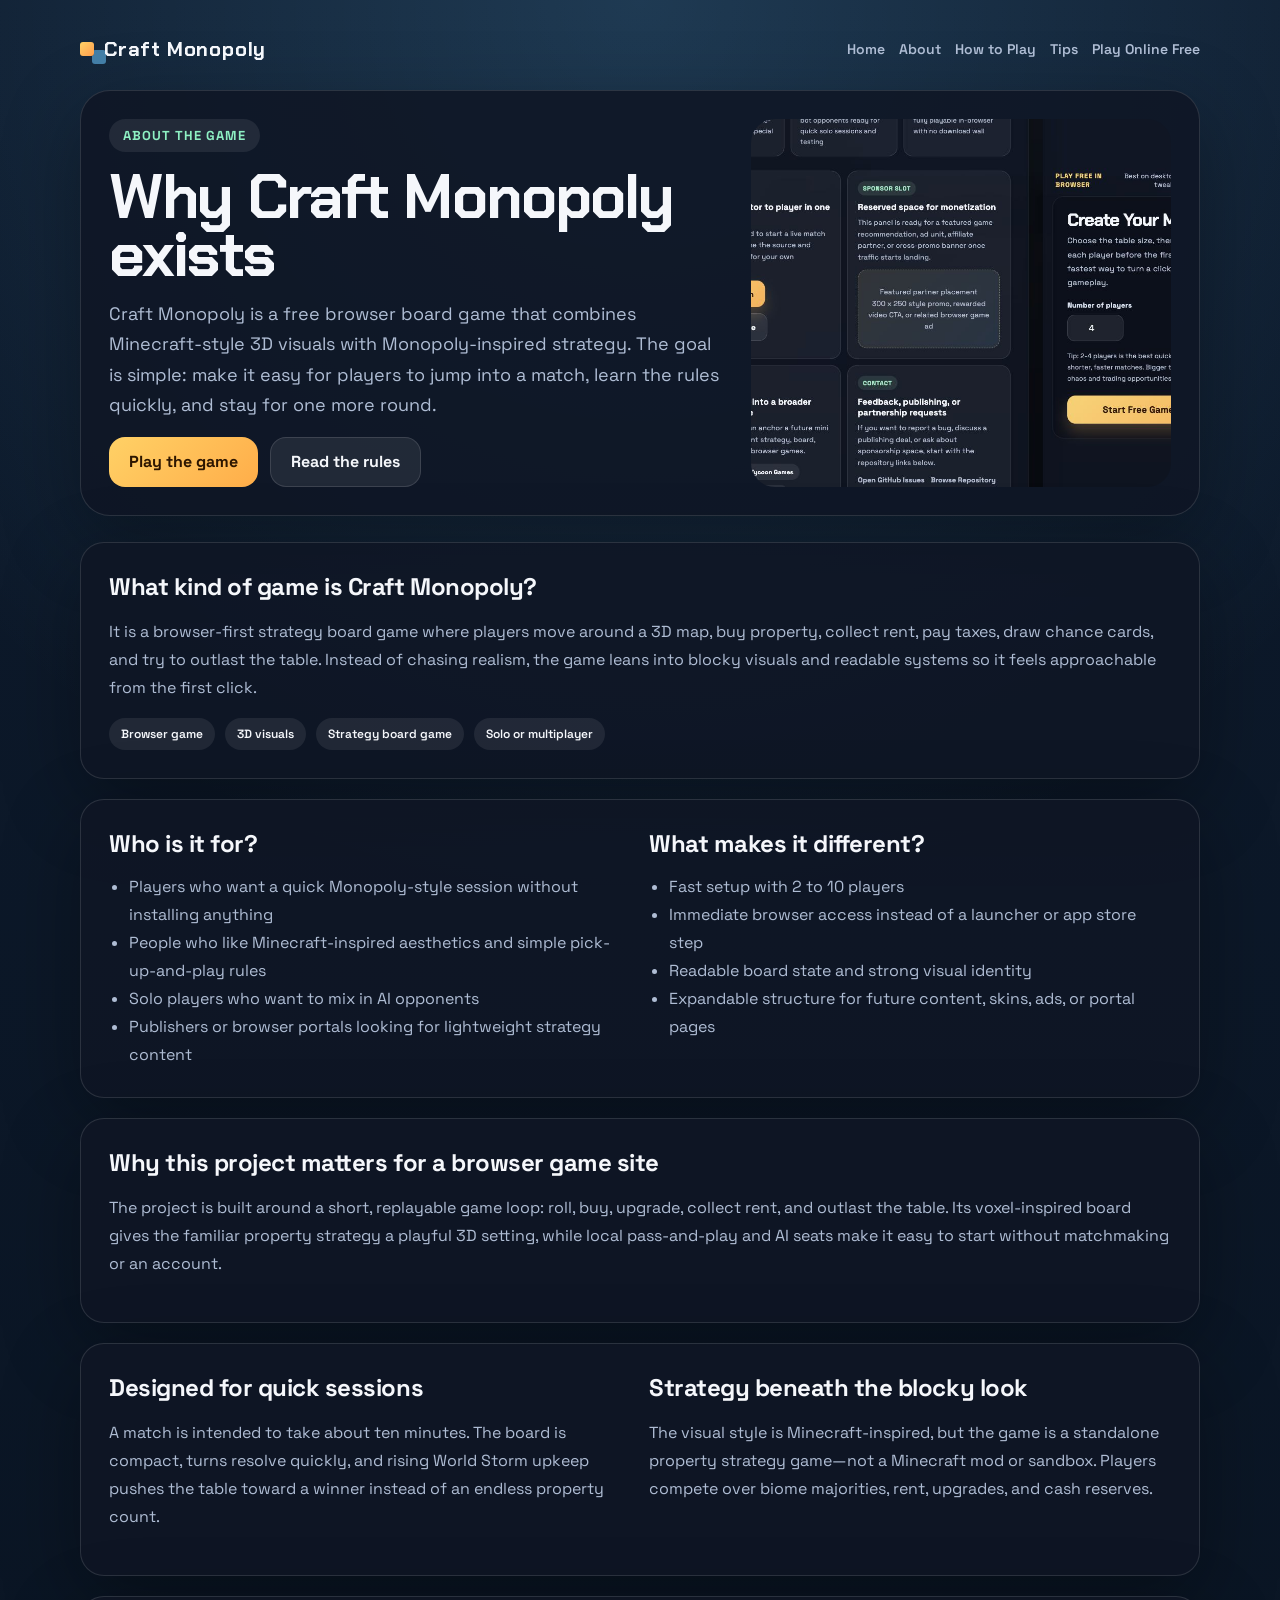
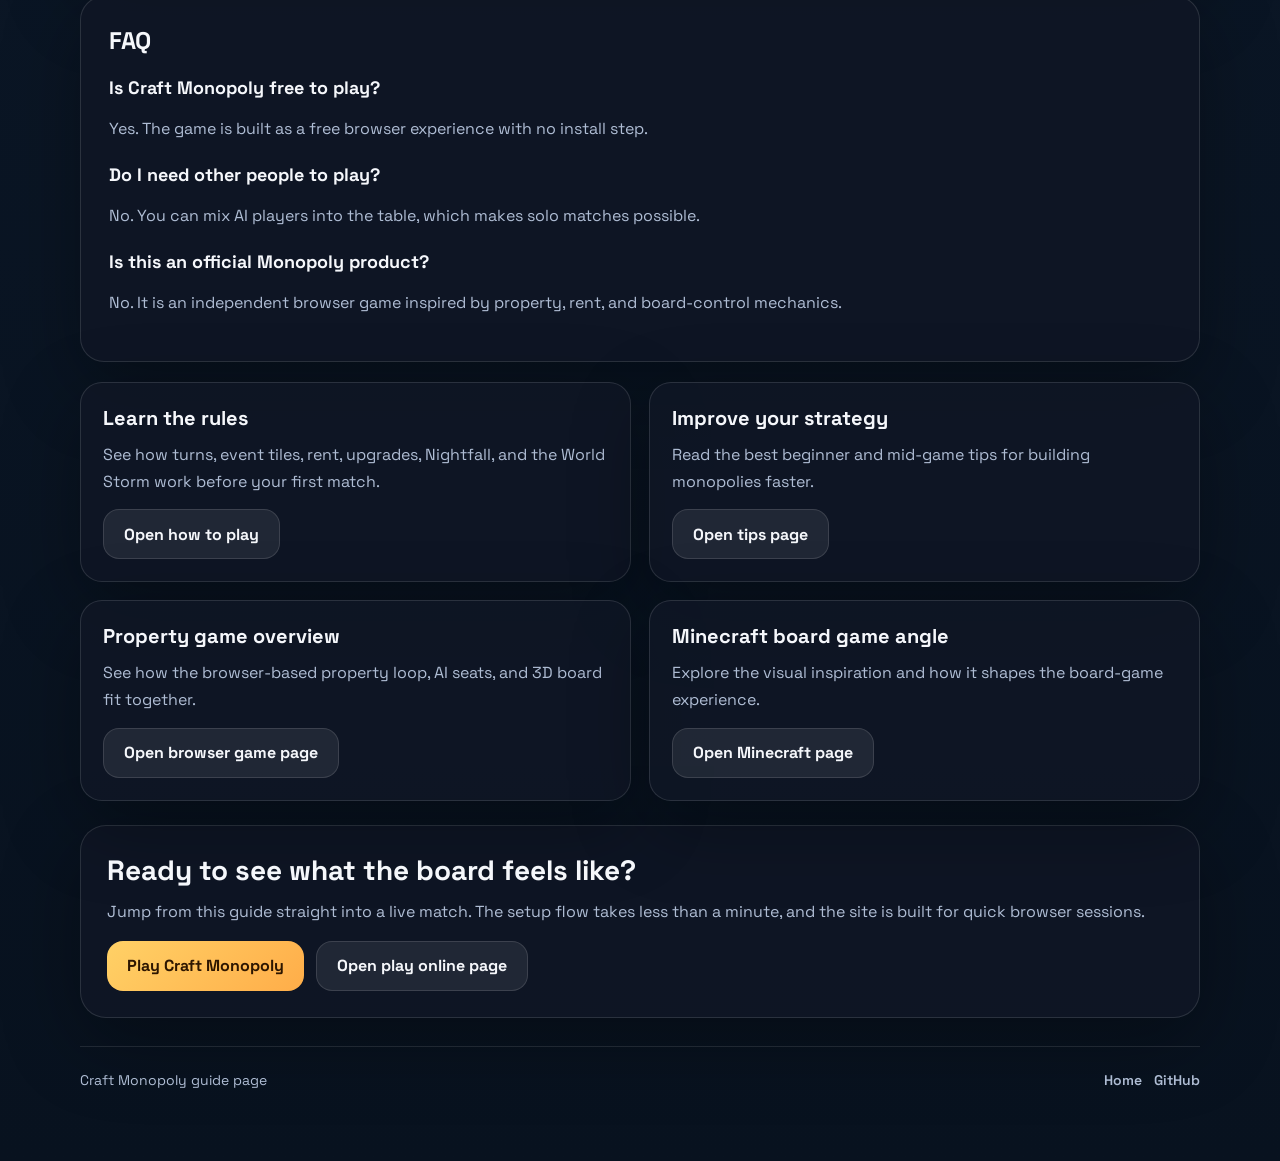
<file: about.html>
<!DOCTYPE html>
<html lang="en">
<head>
    <meta charset="UTF-8">
    <meta name="viewport" content="width=device-width, initial-scale=1.0">
    <title>About Craft Monopoly | Minecraft-Style Browser Board Game</title>
    <meta name="description" content="Learn what Craft Monopoly is, who it is for, and why this Minecraft-style browser board game was built for fast online strategy matches.">
    <link rel="canonical" href="https://craftmonopoly.com/about.html">
    <meta name="robots" content="index, follow">
    <meta property="og:title" content="About Craft Monopoly">
    <meta property="og:description" content="A quick guide to the idea behind Craft Monopoly and the kind of players it was built for.">
    <meta property="og:type" content="article">
    <meta property="og:url" content="https://craftmonopoly.com/about.html">
    <meta property="og:image" content="https://craftmonopoly.com/media/craftmonopoly-landing.png">
    <link rel="preconnect" href="https://fonts.googleapis.com">
    <link rel="preconnect" href="https://fonts.gstatic.com" crossorigin>
    <link href="https://fonts.googleapis.com/css2?family=Space+Grotesk:wght@400;500;700&family=Chakra+Petch:wght@500;600;700&display=swap" rel="stylesheet">
    <link rel="stylesheet" href="content.css">
</head>
<body>
    <div class="page-shell">
        <nav class="top-nav" aria-label="Primary">
            <a class="brand-mark" href="index.html">
                <span class="brand-cube" aria-hidden="true"></span>
                <span>Craft Monopoly</span>
            </a>
            <div class="nav-links">
                <a class="nav-link" href="index.html">Home</a>
                <a class="nav-link" href="about.html">About</a>
                <a class="nav-link" href="how-to-play.html">How to Play</a>
                <a class="nav-link" href="tips-and-strategy.html">Tips</a>
                <a class="nav-link" href="play-online-free.html">Play Online Free</a>
            </div>
        </nav>

        <section class="hero-card">
            <div>
                <div class="eyebrow">About The Game</div>
                <h1>Why Craft Monopoly exists</h1>
                <p>Craft Monopoly is a free browser board game that combines Minecraft-style 3D visuals with Monopoly-inspired strategy. The goal is simple: make it easy for players to jump into a match, learn the rules quickly, and stay for one more round.</p>
                <div class="cta-row">
                    <a class="cta-button" href="index.html#playerCount">Play the game</a>
                    <a class="secondary-button" href="how-to-play.html">Read the rules</a>
                </div>
            </div>
            <div class="hero-image">
                <img src="media/craftmonopoly-landing.png" alt="Craft Monopoly landing page and setup card">
            </div>
        </section>

        <div class="content-grid">
            <section class="content-card">
                <h2>What kind of game is Craft Monopoly?</h2>
                <p>It is a browser-first strategy board game where players move around a 3D map, buy property, collect rent, pay taxes, draw chance cards, and try to outlast the table. Instead of chasing realism, the game leans into blocky visuals and readable systems so it feels approachable from the first click.</p>
                <div class="bullet-pills">
                    <span>Browser game</span>
                    <span>3D visuals</span>
                    <span>Strategy board game</span>
                    <span>Solo or multiplayer</span>
                </div>
            </section>

            <section class="content-card split-grid">
                <div>
                    <h2>Who is it for?</h2>
                    <ul>
                        <li>Players who want a quick Monopoly-style session without installing anything</li>
                        <li>People who like Minecraft-inspired aesthetics and simple pick-up-and-play rules</li>
                        <li>Solo players who want to mix in AI opponents</li>
                        <li>Publishers or browser portals looking for lightweight strategy content</li>
                    </ul>
                </div>
                <div>
                    <h2>What makes it different?</h2>
                    <ul>
                        <li>Fast setup with 2 to 10 players</li>
                        <li>Immediate browser access instead of a launcher or app store step</li>
                        <li>Readable board state and strong visual identity</li>
                        <li>Expandable structure for future content, skins, ads, or portal pages</li>
                    </ul>
                </div>
            </section>

            <section class="content-card">
                <h2>Why this project matters for a browser game site</h2>
                <p>The project is built around a short, replayable game loop: roll, buy, upgrade, collect rent, and outlast the table. Its voxel-inspired board gives the familiar property strategy a playful 3D setting, while local pass-and-play and AI seats make it easy to start without matchmaking or an account.</p>
            </section>

            <section class="content-card split-grid">
                <div>
                    <h2>Designed for quick sessions</h2>
                    <p>A match is intended to take about ten minutes. The board is compact, turns resolve quickly, and rising World Storm upkeep pushes the table toward a winner instead of an endless property count.</p>
                </div>
                <div>
                    <h2>Strategy beneath the blocky look</h2>
                    <p>The visual style is Minecraft-inspired, but the game is a standalone property strategy game—not a Minecraft mod or sandbox. Players compete over biome majorities, rent, upgrades, and cash reserves.</p>
                </div>
            </section>

            <section class="content-card">
                <h2>FAQ</h2>
                <h3>Is Craft Monopoly free to play?</h3>
                <p>Yes. The game is built as a free browser experience with no install step.</p>
                <h3>Do I need other people to play?</h3>
                <p>No. You can mix AI players into the table, which makes solo matches possible.</p>
                <h3>Is this an official Monopoly product?</h3>
                <p>No. It is an independent browser game inspired by property, rent, and board-control mechanics.</p>
            </section>

            <section class="related-grid">
                <article class="related-card">
                    <h3>Learn the rules</h3>
                    <p>See how turns, event tiles, rent, upgrades, Nightfall, and the World Storm work before your first match.</p>
                    <a class="secondary-button" href="how-to-play.html">Open how to play</a>
                </article>
                <article class="related-card">
                    <h3>Improve your strategy</h3>
                    <p>Read the best beginner and mid-game tips for building monopolies faster.</p>
                    <a class="secondary-button" href="tips-and-strategy.html">Open tips page</a>
                </article>
                <article class="related-card">
                    <h3>Property game overview</h3>
                    <p>See how the browser-based property loop, AI seats, and 3D board fit together.</p>
                    <a class="secondary-button" href="monopoly-browser-game.html">Open browser game page</a>
                </article>
                <article class="related-card">
                    <h3>Minecraft board game angle</h3>
                    <p>Explore the visual inspiration and how it shapes the board-game experience.</p>
                    <a class="secondary-button" href="minecraft-board-game.html">Open Minecraft page</a>
                </article>
            </section>
        </div>

        <section class="cta-card">
            <h2>Ready to see what the board feels like?</h2>
            <p>Jump from this guide straight into a live match. The setup flow takes less than a minute, and the site is built for quick browser sessions.</p>
            <div class="cta-row">
                <a class="cta-button" href="index.html#playerCount">Play Craft Monopoly</a>
                <a class="secondary-button" href="play-online-free.html">Open play online page</a>
            </div>
        </section>

        <footer class="footer-nav">
            <div>Craft Monopoly guide page</div>
            <div class="mini-links">
                <a href="index.html">Home</a>
                <a href="https://github.com/zhanjianping88/craftmonopoly" target="_blank" rel="noreferrer">GitHub</a>
            </div>
        </footer>
    </div>
</body>
</html>
</file>
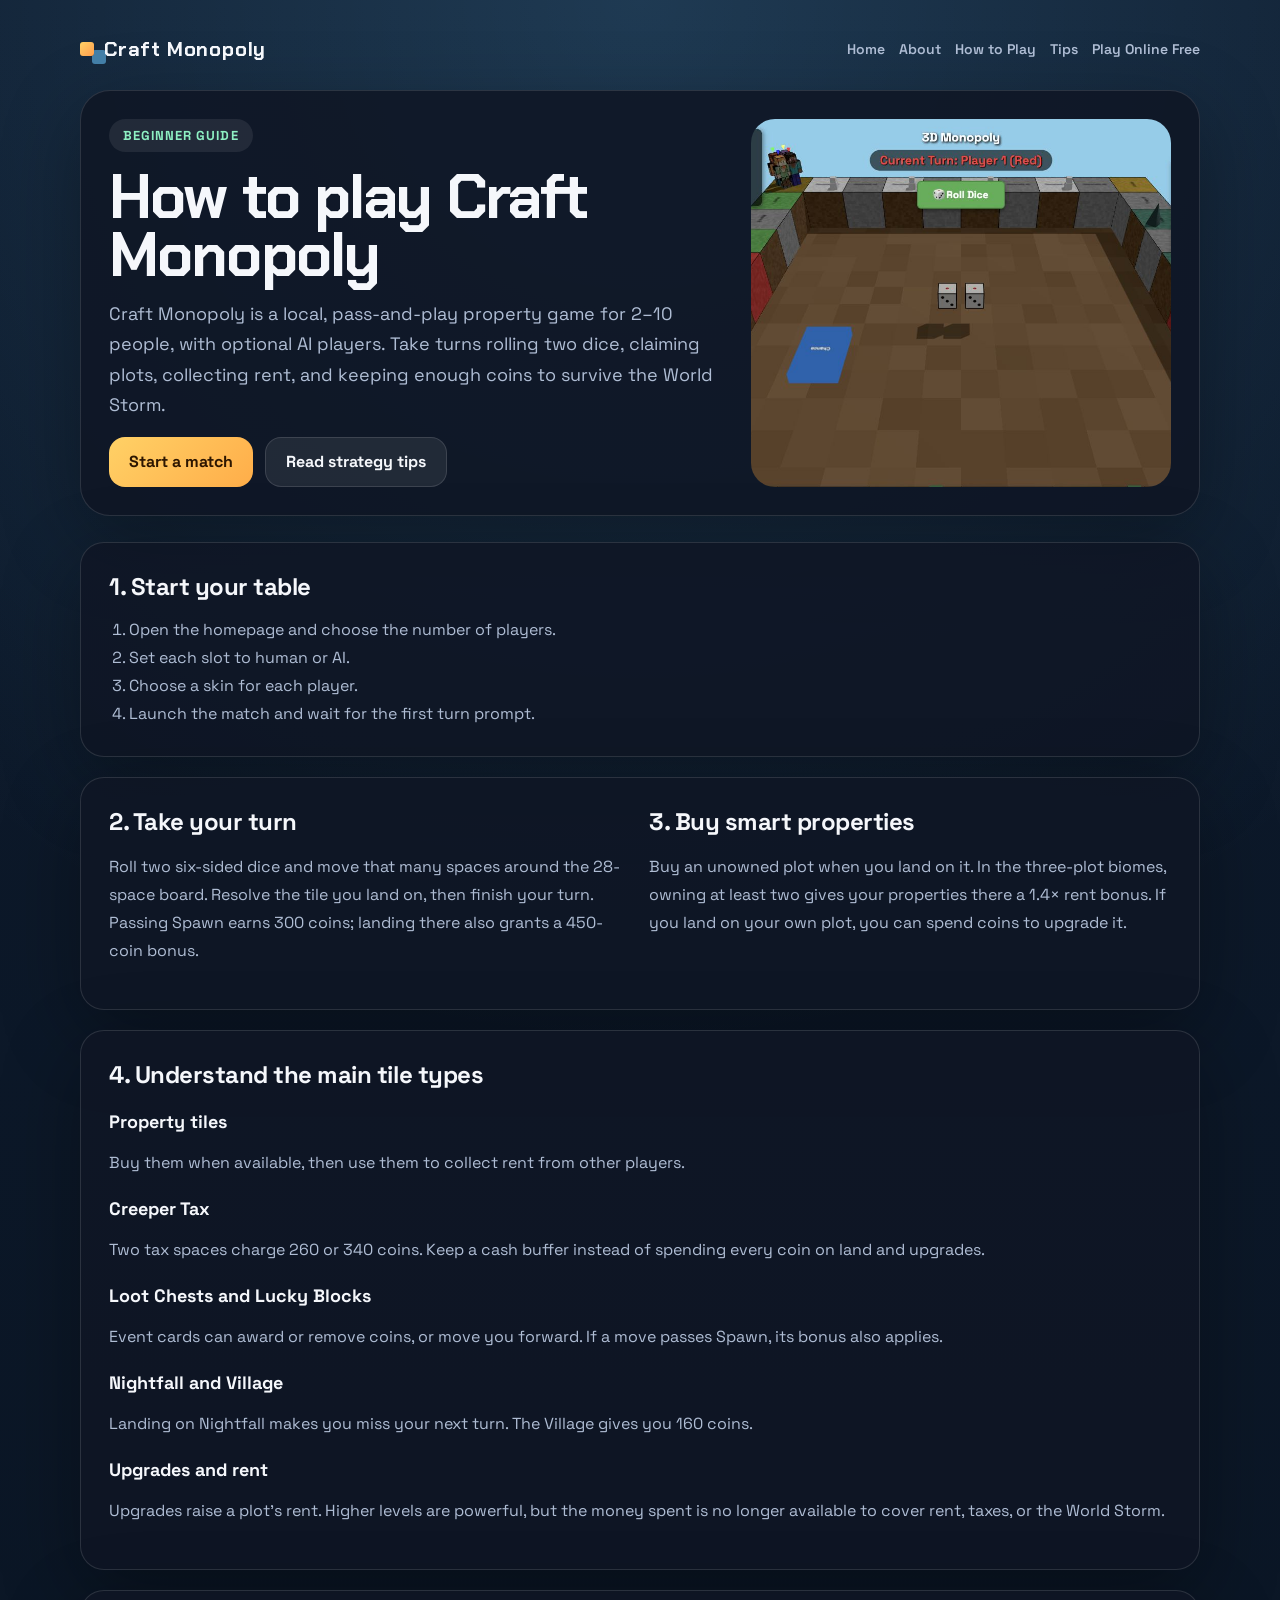
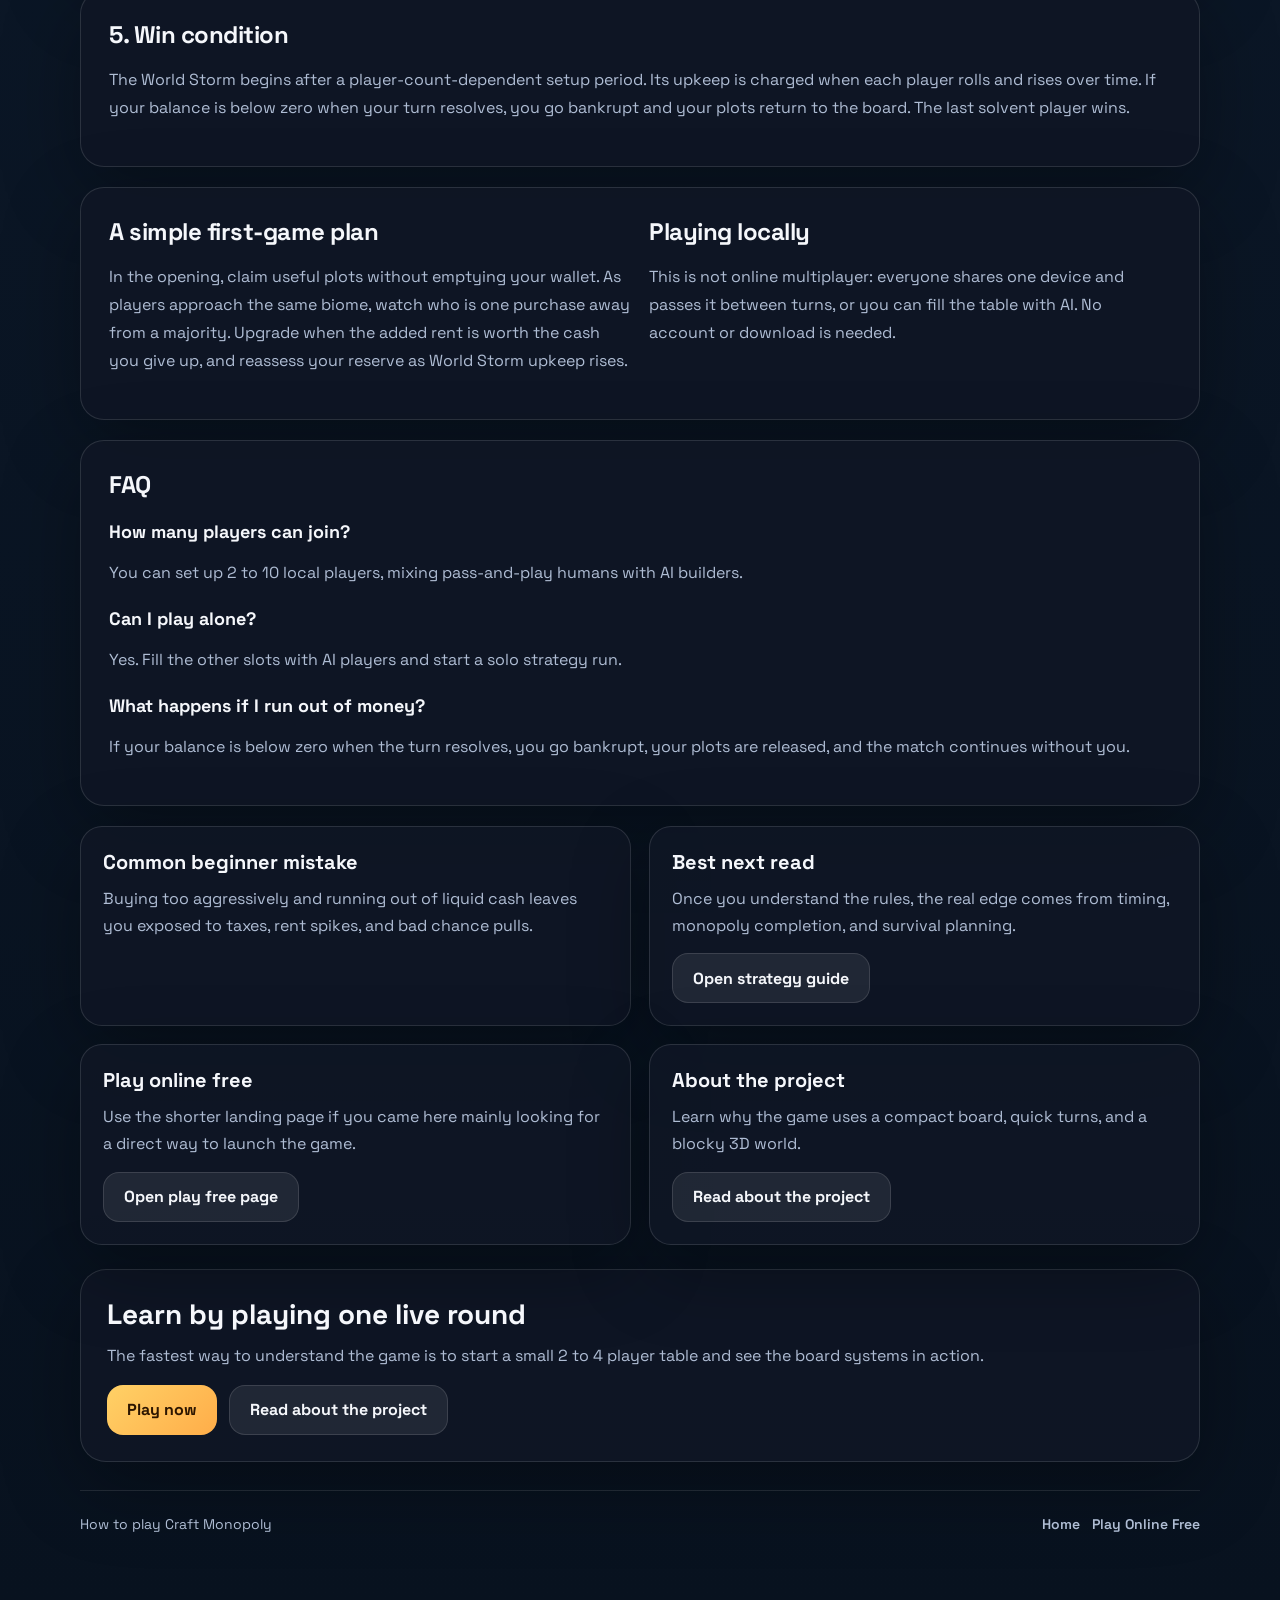
<file: how-to-play.html>
<!DOCTYPE html>
<html lang="en">
<head>
    <meta charset="UTF-8">
    <meta name="viewport" content="width=device-width, initial-scale=1.0">
    <title>How to Play Craft Monopoly | Rules and Beginner Guide</title>
    <meta name="description" content="Learn Craft Monopoly’s turn sequence, property and rent rules, upgrades, event tiles, and how the World Storm ends a local browser match.">
    <link rel="canonical" href="https://craftmonopoly.com/how-to-play.html">
    <meta name="robots" content="index, follow">
    <meta property="og:title" content="How to Play Craft Monopoly">
    <meta property="og:description" content="Learn the turn sequence, property and rent rules, event spaces, upgrades, and how the World Storm ends a Craft Monopoly match.">
    <meta property="og:type" content="article">
    <meta property="og:url" content="https://craftmonopoly.com/how-to-play.html">
    <meta property="og:image" content="https://craftmonopoly.com/media/craftmonopoly-gameplay.png">
    <link rel="preconnect" href="https://fonts.googleapis.com">
    <link rel="preconnect" href="https://fonts.gstatic.com" crossorigin>
    <link href="https://fonts.googleapis.com/css2?family=Space+Grotesk:wght@400;500;700&family=Chakra+Petch:wght@500;600;700&display=swap" rel="stylesheet">
    <link rel="stylesheet" href="content.css">
</head>
<body>
    <div class="page-shell">
        <nav class="top-nav" aria-label="Primary">
            <a class="brand-mark" href="index.html">
                <span class="brand-cube" aria-hidden="true"></span>
                <span>Craft Monopoly</span>
            </a>
            <div class="nav-links">
                <a class="nav-link" href="index.html">Home</a>
                <a class="nav-link" href="about.html">About</a>
                <a class="nav-link" href="how-to-play.html">How to Play</a>
                <a class="nav-link" href="tips-and-strategy.html">Tips</a>
                <a class="nav-link" href="play-online-free.html">Play Online Free</a>
            </div>
        </nav>

        <section class="hero-card">
            <div>
                <div class="eyebrow">Beginner Guide</div>
                <h1>How to play Craft Monopoly</h1>
                <p>Craft Monopoly is a local, pass-and-play property game for 2–10 people, with optional AI players. Take turns rolling two dice, claiming plots, collecting rent, and keeping enough coins to survive the World Storm.</p>
                <div class="cta-row">
                    <a class="cta-button" href="index.html#playerCount">Start a match</a>
                    <a class="secondary-button" href="tips-and-strategy.html">Read strategy tips</a>
                </div>
            </div>
            <div class="hero-image">
                <img src="media/craftmonopoly-gameplay.png" alt="Craft Monopoly gameplay board view">
            </div>
        </section>

        <div class="content-grid">
            <section class="content-card">
                <h2>1. Start your table</h2>
                <ol>
                    <li>Open the homepage and choose the number of players.</li>
                    <li>Set each slot to human or AI.</li>
                    <li>Choose a skin for each player.</li>
                    <li>Launch the match and wait for the first turn prompt.</li>
                </ol>
            </section>

            <section class="content-card split-grid">
                <div>
                    <h2>2. Take your turn</h2>
                <p>Roll two six-sided dice and move that many spaces around the 28-space board. Resolve the tile you land on, then finish your turn. Passing Spawn earns 300 coins; landing there also grants a 450-coin bonus.</p>
                </div>
                <div>
                    <h2>3. Buy smart properties</h2>
                    <p>Buy an unowned plot when you land on it. In the three-plot biomes, owning at least two gives your properties there a 1.4× rent bonus. If you land on your own plot, you can spend coins to upgrade it.</p>
                </div>
            </section>

            <section class="content-card">
                <h2>4. Understand the main tile types</h2>
                <h3>Property tiles</h3>
                <p>Buy them when available, then use them to collect rent from other players.</p>
                <h3>Creeper Tax</h3>
                <p>Two tax spaces charge 260 or 340 coins. Keep a cash buffer instead of spending every coin on land and upgrades.</p>
                <h3>Loot Chests and Lucky Blocks</h3>
                <p>Event cards can award or remove coins, or move you forward. If a move passes Spawn, its bonus also applies.</p>
                <h3>Nightfall and Village</h3>
                <p>Landing on Nightfall makes you miss your next turn. The Village gives you 160 coins.</p>
                <h3>Upgrades and rent</h3>
                <p>Upgrades raise a plot’s rent. Higher levels are powerful, but the money spent is no longer available to cover rent, taxes, or the World Storm.</p>
            </section>

            <section class="content-card">
                <h2>5. Win condition</h2>
                <p>The World Storm begins after a player-count-dependent setup period. Its upkeep is charged when each player rolls and rises over time. If your balance is below zero when your turn resolves, you go bankrupt and your plots return to the board. The last solvent player wins.</p>
            </section>

            <section class="content-card split-grid">
                <div>
                    <h2>A simple first-game plan</h2>
                    <p>In the opening, claim useful plots without emptying your wallet. As players approach the same biome, watch who is one purchase away from a majority. Upgrade when the added rent is worth the cash you give up, and reassess your reserve as World Storm upkeep rises.</p>
                </div>
                <div>
                    <h2>Playing locally</h2>
                    <p>This is not online multiplayer: everyone shares one device and passes it between turns, or you can fill the table with AI. No account or download is needed.</p>
                </div>
            </section>

            <section class="content-card">
                <h2>FAQ</h2>
                <h3>How many players can join?</h3>
                <p>You can set up 2 to 10 local players, mixing pass-and-play humans with AI builders.</p>
                <h3>Can I play alone?</h3>
                <p>Yes. Fill the other slots with AI players and start a solo strategy run.</p>
                <h3>What happens if I run out of money?</h3>
                <p>If your balance is below zero when the turn resolves, you go bankrupt, your plots are released, and the match continues without you.</p>
            </section>

            <section class="related-grid">
                <article class="related-card">
                    <h3>Common beginner mistake</h3>
                    <p>Buying too aggressively and running out of liquid cash leaves you exposed to taxes, rent spikes, and bad chance pulls.</p>
                </article>
                <article class="related-card">
                    <h3>Best next read</h3>
                    <p>Once you understand the rules, the real edge comes from timing, monopoly completion, and survival planning.</p>
                    <a class="secondary-button" href="tips-and-strategy.html">Open strategy guide</a>
                </article>
                <article class="related-card">
                    <h3>Play online free</h3>
                    <p>Use the shorter landing page if you came here mainly looking for a direct way to launch the game.</p>
                    <a class="secondary-button" href="play-online-free.html">Open play free page</a>
                </article>
                <article class="related-card">
                    <h3>About the project</h3>
                    <p>Learn why the game uses a compact board, quick turns, and a blocky 3D world.</p>
                    <a class="secondary-button" href="about.html">Read about the project</a>
                </article>
            </section>
        </div>

        <section class="cta-card">
            <h2>Learn by playing one live round</h2>
            <p>The fastest way to understand the game is to start a small 2 to 4 player table and see the board systems in action.</p>
            <div class="cta-row">
                <a class="cta-button" href="index.html#playerCount">Play now</a>
                <a class="secondary-button" href="about.html">Read about the project</a>
            </div>
        </section>

        <footer class="footer-nav">
            <div>How to play Craft Monopoly</div>
            <div class="mini-links">
                <a href="index.html">Home</a>
                <a href="play-online-free.html">Play Online Free</a>
            </div>
        </footer>
    </div>
</body>
</html>
</file>
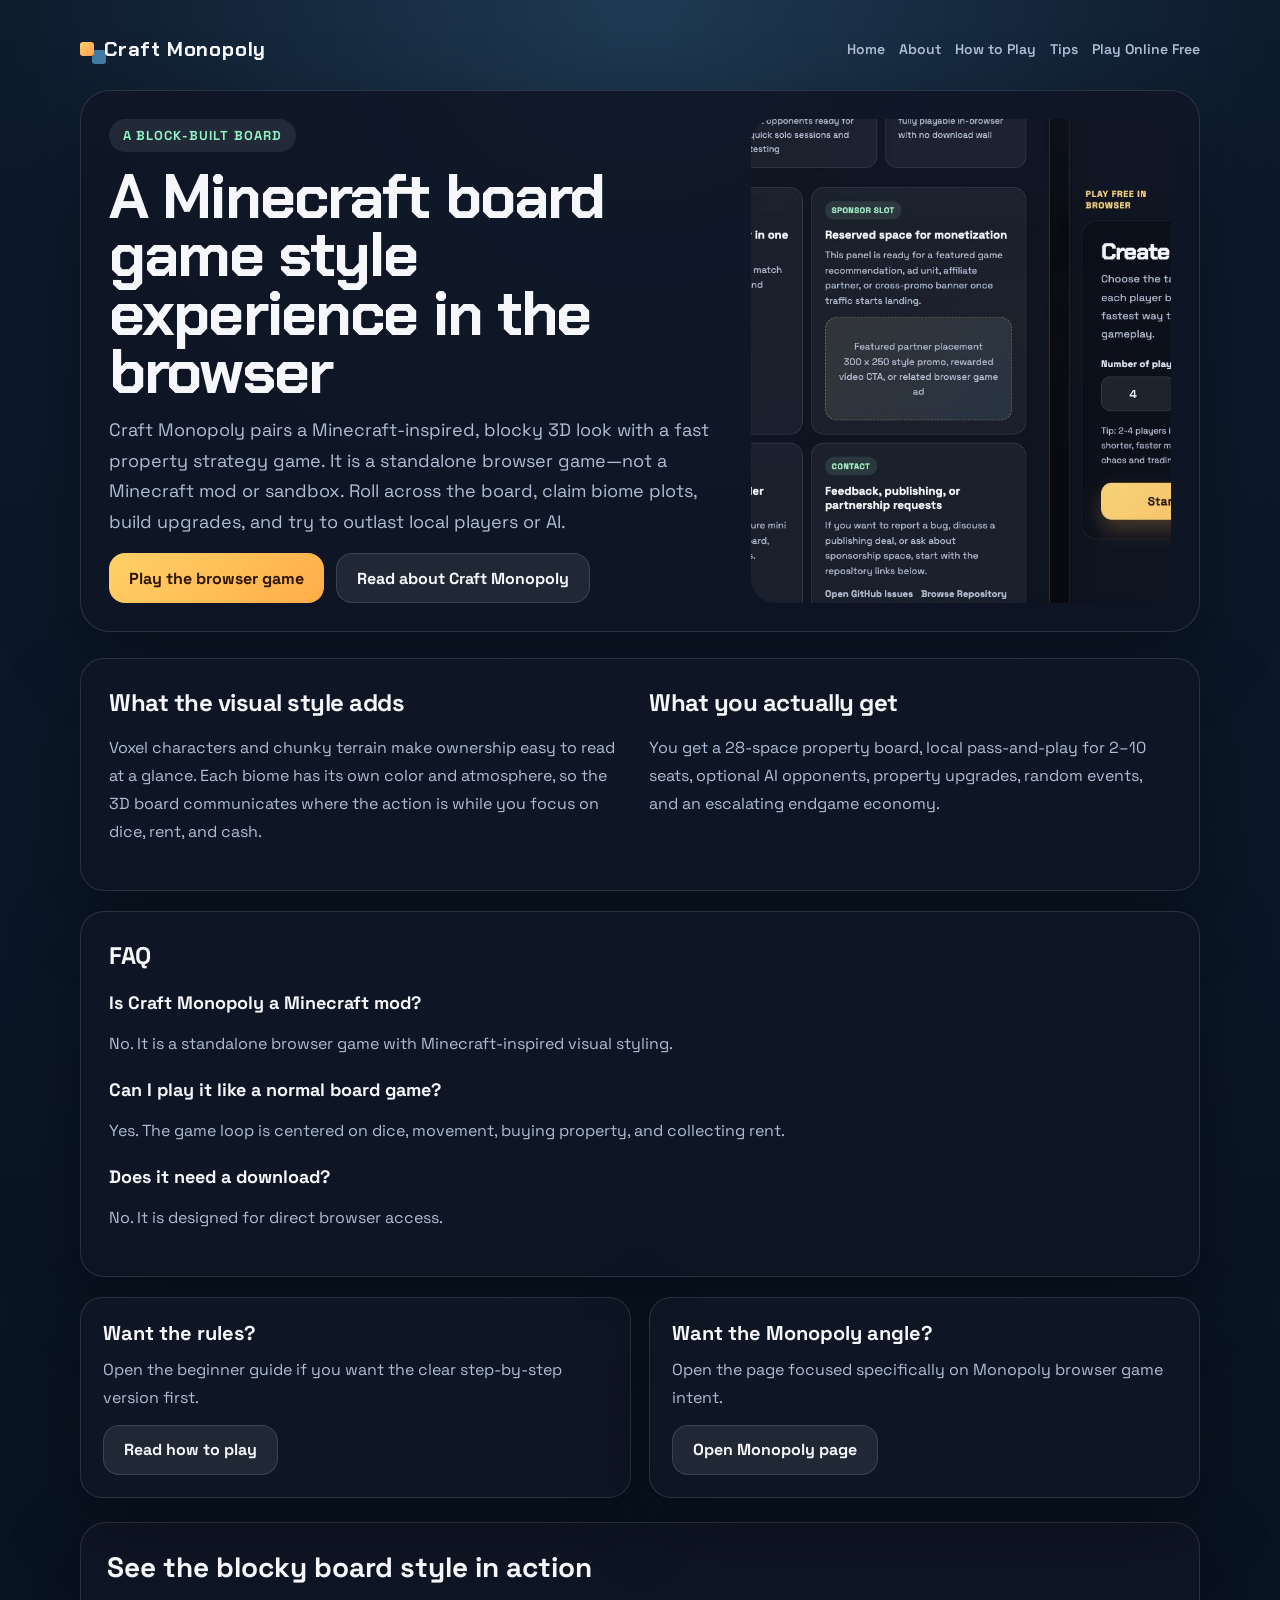
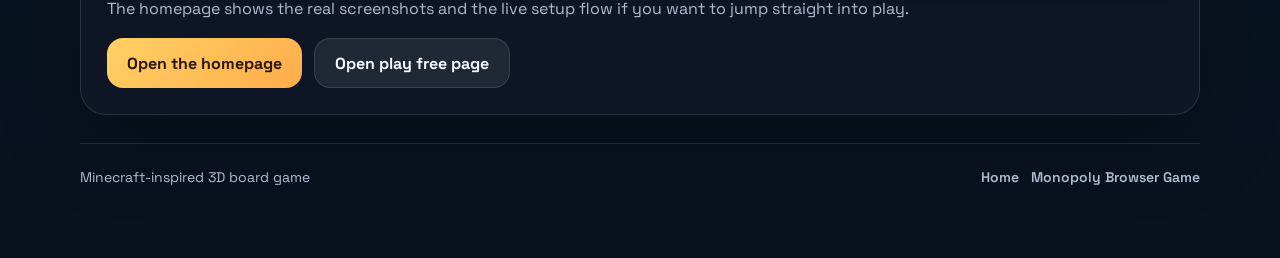
<file: minecraft-board-game.html>
<!DOCTYPE html>
<html lang="en">
<head>
    <meta charset="UTF-8">
    <meta name="viewport" content="width=device-width, initial-scale=1.0">
    <title>Minecraft Board Game Style Browser Experience | Craft Monopoly</title>
    <meta name="description" content="Explore Craft Monopoly’s Minecraft-inspired 3D board: a standalone browser property game with local pass-and-play, AI opponents, rent, and upgrades.">
    <link rel="canonical" href="https://craftmonopoly.com/minecraft-board-game.html">
    <meta name="robots" content="index, follow">
    <meta property="og:title" content="Minecraft Board Game Style Experience | Craft Monopoly">
    <meta property="og:description" content="A standalone browser property game with blocky visuals, local play, AI opponents, and quick turns.">
    <meta property="og:type" content="website">
    <meta property="og:url" content="https://craftmonopoly.com/minecraft-board-game.html">
    <meta property="og:image" content="https://craftmonopoly.com/media/craftmonopoly-landing.png">
    <link rel="preconnect" href="https://fonts.googleapis.com">
    <link rel="preconnect" href="https://fonts.gstatic.com" crossorigin>
    <link href="https://fonts.googleapis.com/css2?family=Space+Grotesk:wght@400;500;700&family=Chakra+Petch:wght@500;600;700&display=swap" rel="stylesheet">
    <link rel="stylesheet" href="content.css">
</head>
<body>
    <div class="page-shell">
        <nav class="top-nav" aria-label="Primary">
            <a class="brand-mark" href="index.html">
                <span class="brand-cube" aria-hidden="true"></span>
                <span>Craft Monopoly</span>
            </a>
            <div class="nav-links">
                <a class="nav-link" href="index.html">Home</a>
                <a class="nav-link" href="about.html">About</a>
                <a class="nav-link" href="how-to-play.html">How to Play</a>
                <a class="nav-link" href="tips-and-strategy.html">Tips</a>
                <a class="nav-link" href="play-online-free.html">Play Online Free</a>
            </div>
        </nav>

        <section class="hero-card">
            <div>
                <div class="eyebrow">A block-built board</div>
                <h1>A Minecraft board game style experience in the browser</h1>
                <p>Craft Monopoly pairs a Minecraft-inspired, blocky 3D look with a fast property strategy game. It is a standalone browser game—not a Minecraft mod or sandbox. Roll across the board, claim biome plots, build upgrades, and try to outlast local players or AI.</p>
                <div class="cta-row">
                    <a class="cta-button" href="index.html#playerCount">Play the browser game</a>
                    <a class="secondary-button" href="about.html">Read about Craft Monopoly</a>
                </div>
            </div>
            <div class="hero-image">
                <img src="media/craftmonopoly-landing.png" alt="Craft Monopoly landing page for Minecraft board game style page">
            </div>
        </section>

        <div class="content-grid">
            <section class="content-card split-grid">
                <div>
                    <h2>What the visual style adds</h2>
                    <p>Voxel characters and chunky terrain make ownership easy to read at a glance. Each biome has its own color and atmosphere, so the 3D board communicates where the action is while you focus on dice, rent, and cash.</p>
                </div>
                <div>
                    <h2>What you actually get</h2>
                    <p>You get a 28-space property board, local pass-and-play for 2–10 seats, optional AI opponents, property upgrades, random events, and an escalating endgame economy.</p>
                </div>
            </section>

            <section class="content-card">
                <h2>FAQ</h2>
                <h3>Is Craft Monopoly a Minecraft mod?</h3>
                <p>No. It is a standalone browser game with Minecraft-inspired visual styling.</p>
                <h3>Can I play it like a normal board game?</h3>
                <p>Yes. The game loop is centered on dice, movement, buying property, and collecting rent.</p>
                <h3>Does it need a download?</h3>
                <p>No. It is designed for direct browser access.</p>
            </section>

            <section class="related-grid">
                <article class="related-card">
                    <h3>Want the rules?</h3>
                    <p>Open the beginner guide if you want the clear step-by-step version first.</p>
                    <a class="secondary-button" href="how-to-play.html">Read how to play</a>
                </article>
                <article class="related-card">
                    <h3>Want the Monopoly angle?</h3>
                    <p>Open the page focused specifically on Monopoly browser game intent.</p>
                    <a class="secondary-button" href="monopoly-browser-game.html">Open Monopoly page</a>
                </article>
            </section>
        </div>

        <section class="cta-card">
            <h2>See the blocky board style in action</h2>
            <p>The homepage shows the real screenshots and the live setup flow if you want to jump straight into play.</p>
            <div class="cta-row">
                <a class="cta-button" href="index.html#playerCount">Open the homepage</a>
                <a class="secondary-button" href="play-online-free.html">Open play free page</a>
            </div>
        </section>

        <footer class="footer-nav">
            <div>Minecraft-inspired 3D board game</div>
            <div class="mini-links">
                <a href="index.html">Home</a>
                <a href="monopoly-browser-game.html">Monopoly Browser Game</a>
            </div>
        </footer>
    </div>
</body>
</html>
</file>
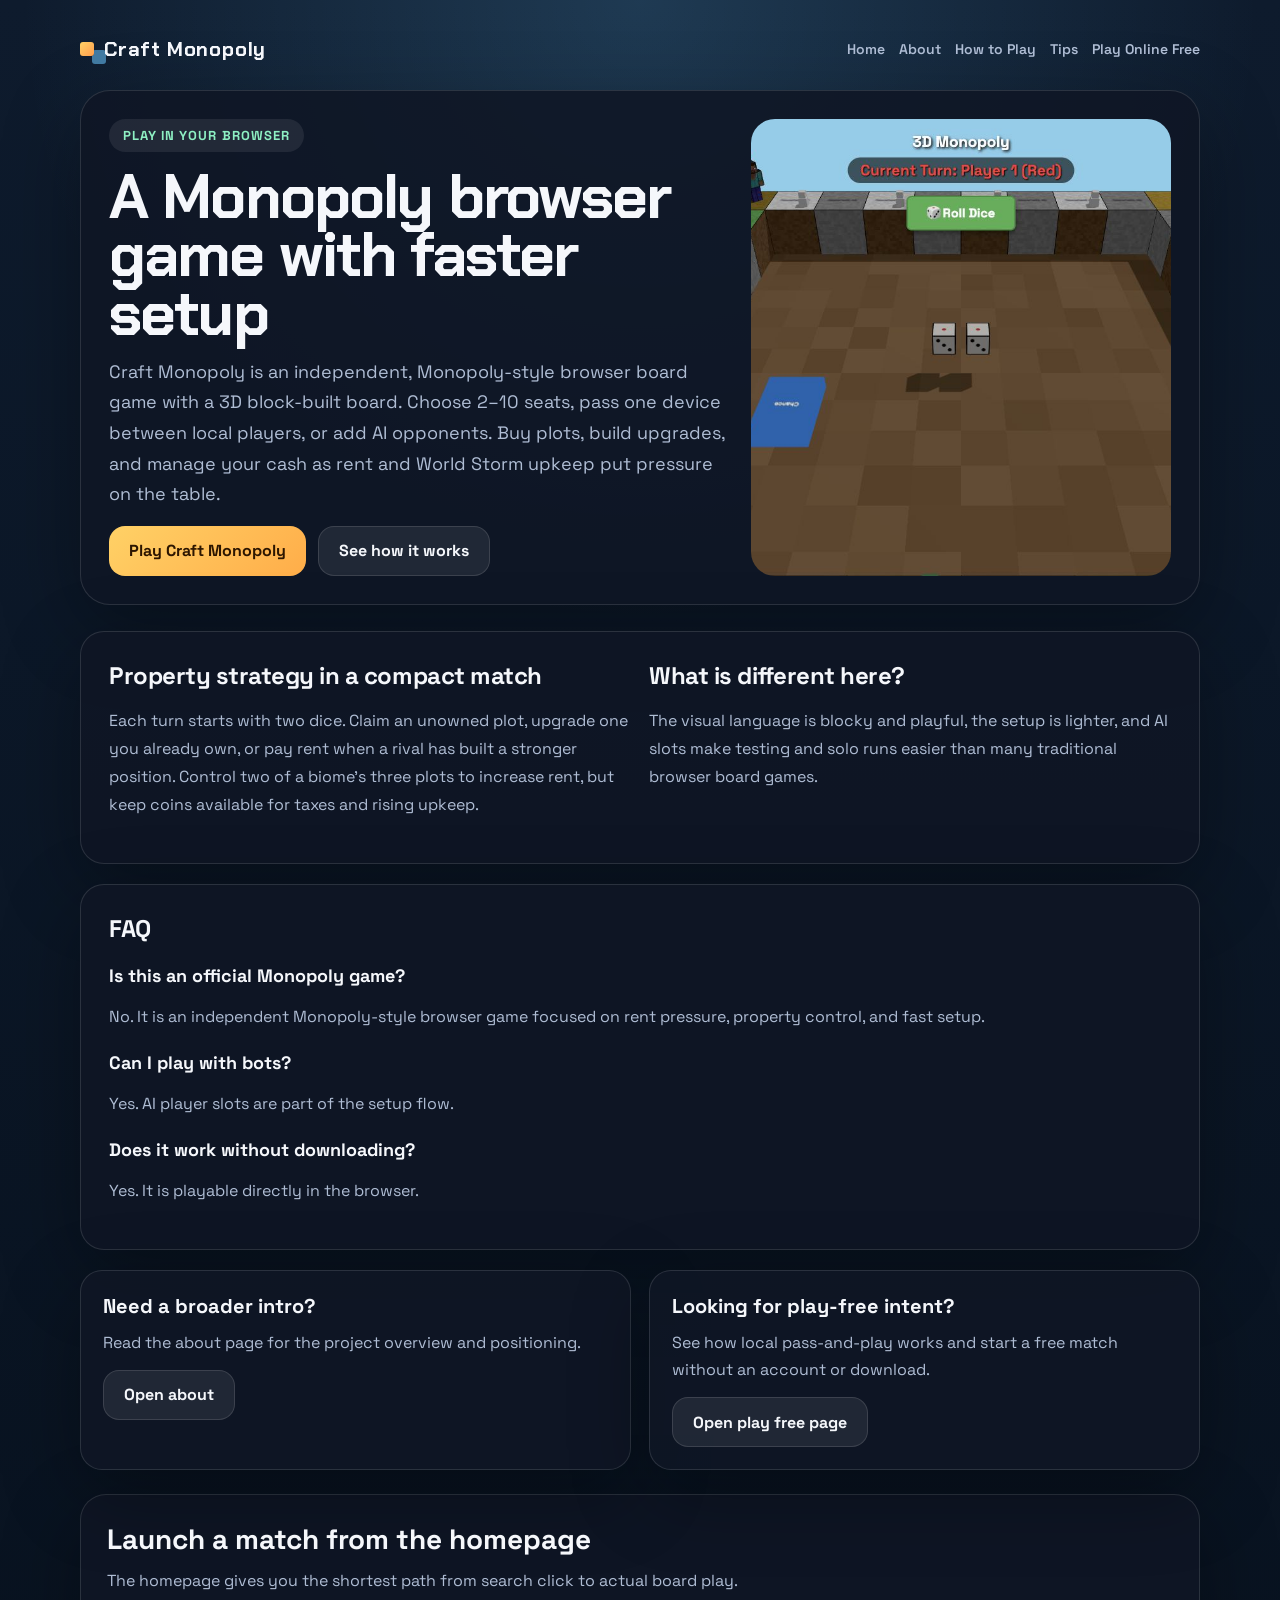
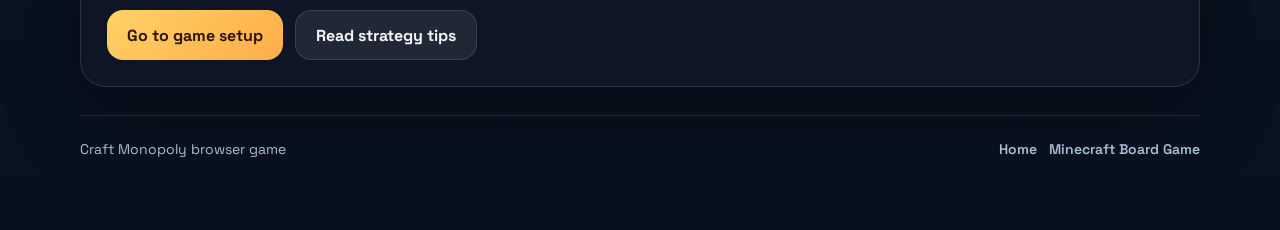
<file: monopoly-browser-game.html>
<!DOCTYPE html>
<html lang="en">
<head>
    <meta charset="UTF-8">
    <meta name="viewport" content="width=device-width, initial-scale=1.0">
    <title>Monopoly Browser Game | Play Craft Monopoly Online</title>
    <meta name="description" content="Looking for a Monopoly browser game? Play Craft Monopoly online with 3D visuals, property upgrades, AI rivals, and fast browser setup.">
    <link rel="canonical" href="https://craftmonopoly.com/monopoly-browser-game.html">
    <meta name="robots" content="index, follow">
    <meta property="og:title" content="Monopoly Browser Game | Craft Monopoly">
    <meta property="og:description" content="Play a Monopoly-style browser game with fast setup and Minecraft-inspired 3D visuals.">
    <meta property="og:type" content="website">
    <meta property="og:url" content="https://craftmonopoly.com/monopoly-browser-game.html">
    <meta property="og:image" content="https://craftmonopoly.com/media/craftmonopoly-gameplay.png">
    <link rel="preconnect" href="https://fonts.googleapis.com">
    <link rel="preconnect" href="https://fonts.gstatic.com" crossorigin>
    <link href="https://fonts.googleapis.com/css2?family=Space+Grotesk:wght@400;500;700&family=Chakra+Petch:wght@500;600;700&display=swap" rel="stylesheet">
    <link rel="stylesheet" href="content.css">
</head>
<body>
    <div class="page-shell">
        <nav class="top-nav" aria-label="Primary">
            <a class="brand-mark" href="index.html">
                <span class="brand-cube" aria-hidden="true"></span>
                <span>Craft Monopoly</span>
            </a>
            <div class="nav-links">
                <a class="nav-link" href="index.html">Home</a>
                <a class="nav-link" href="about.html">About</a>
                <a class="nav-link" href="how-to-play.html">How to Play</a>
                <a class="nav-link" href="tips-and-strategy.html">Tips</a>
                <a class="nav-link" href="play-online-free.html">Play Online Free</a>
            </div>
        </nav>

        <section class="hero-card">
            <div>
                <div class="eyebrow">Play in your browser</div>
                <h1>A Monopoly browser game with faster setup</h1>
                <p>Craft Monopoly is an independent, Monopoly-style browser board game with a 3D block-built board. Choose 2–10 seats, pass one device between local players, or add AI opponents. Buy plots, build upgrades, and manage your cash as rent and World Storm upkeep put pressure on the table.</p>
                <div class="cta-row">
                    <a class="cta-button" href="index.html#playerCount">Play Craft Monopoly</a>
                    <a class="secondary-button" href="how-to-play.html">See how it works</a>
                </div>
            </div>
            <div class="hero-image">
                <img src="media/craftmonopoly-gameplay.png" alt="Craft Monopoly board gameplay for Monopoly browser game page">
            </div>
        </section>

        <div class="content-grid">
            <section class="content-card split-grid">
                <div>
                    <h2>Property strategy in a compact match</h2>
                    <p>Each turn starts with two dice. Claim an unowned plot, upgrade one you already own, or pay rent when a rival has built a stronger position. Control two of a biome’s three plots to increase rent, but keep coins available for taxes and rising upkeep.</p>
                </div>
                <div>
                    <h2>What is different here?</h2>
                    <p>The visual language is blocky and playful, the setup is lighter, and AI slots make testing and solo runs easier than many traditional browser board games.</p>
                </div>
            </section>

            <section class="content-card">
                <h2>FAQ</h2>
                <h3>Is this an official Monopoly game?</h3>
                <p>No. It is an independent Monopoly-style browser game focused on rent pressure, property control, and fast setup.</p>
                <h3>Can I play with bots?</h3>
                <p>Yes. AI player slots are part of the setup flow.</p>
                <h3>Does it work without downloading?</h3>
                <p>Yes. It is playable directly in the browser.</p>
            </section>

            <section class="related-grid">
                <article class="related-card">
                    <h3>Need a broader intro?</h3>
                    <p>Read the about page for the project overview and positioning.</p>
                    <a class="secondary-button" href="about.html">Open about</a>
                </article>
                <article class="related-card">
                    <h3>Looking for play-free intent?</h3>
                    <p>See how local pass-and-play works and start a free match without an account or download.</p>
                    <a class="secondary-button" href="play-online-free.html">Open play free page</a>
                </article>
            </section>
        </div>

        <section class="cta-card">
            <h2>Launch a match from the homepage</h2>
            <p>The homepage gives you the shortest path from search click to actual board play.</p>
            <div class="cta-row">
                <a class="cta-button" href="index.html#playerCount">Go to game setup</a>
                <a class="secondary-button" href="tips-and-strategy.html">Read strategy tips</a>
            </div>
        </section>

        <footer class="footer-nav">
            <div>Craft Monopoly browser game</div>
            <div class="mini-links">
                <a href="index.html">Home</a>
                <a href="minecraft-board-game.html">Minecraft Board Game</a>
            </div>
        </footer>
    </div>
</body>
</html>
</file>
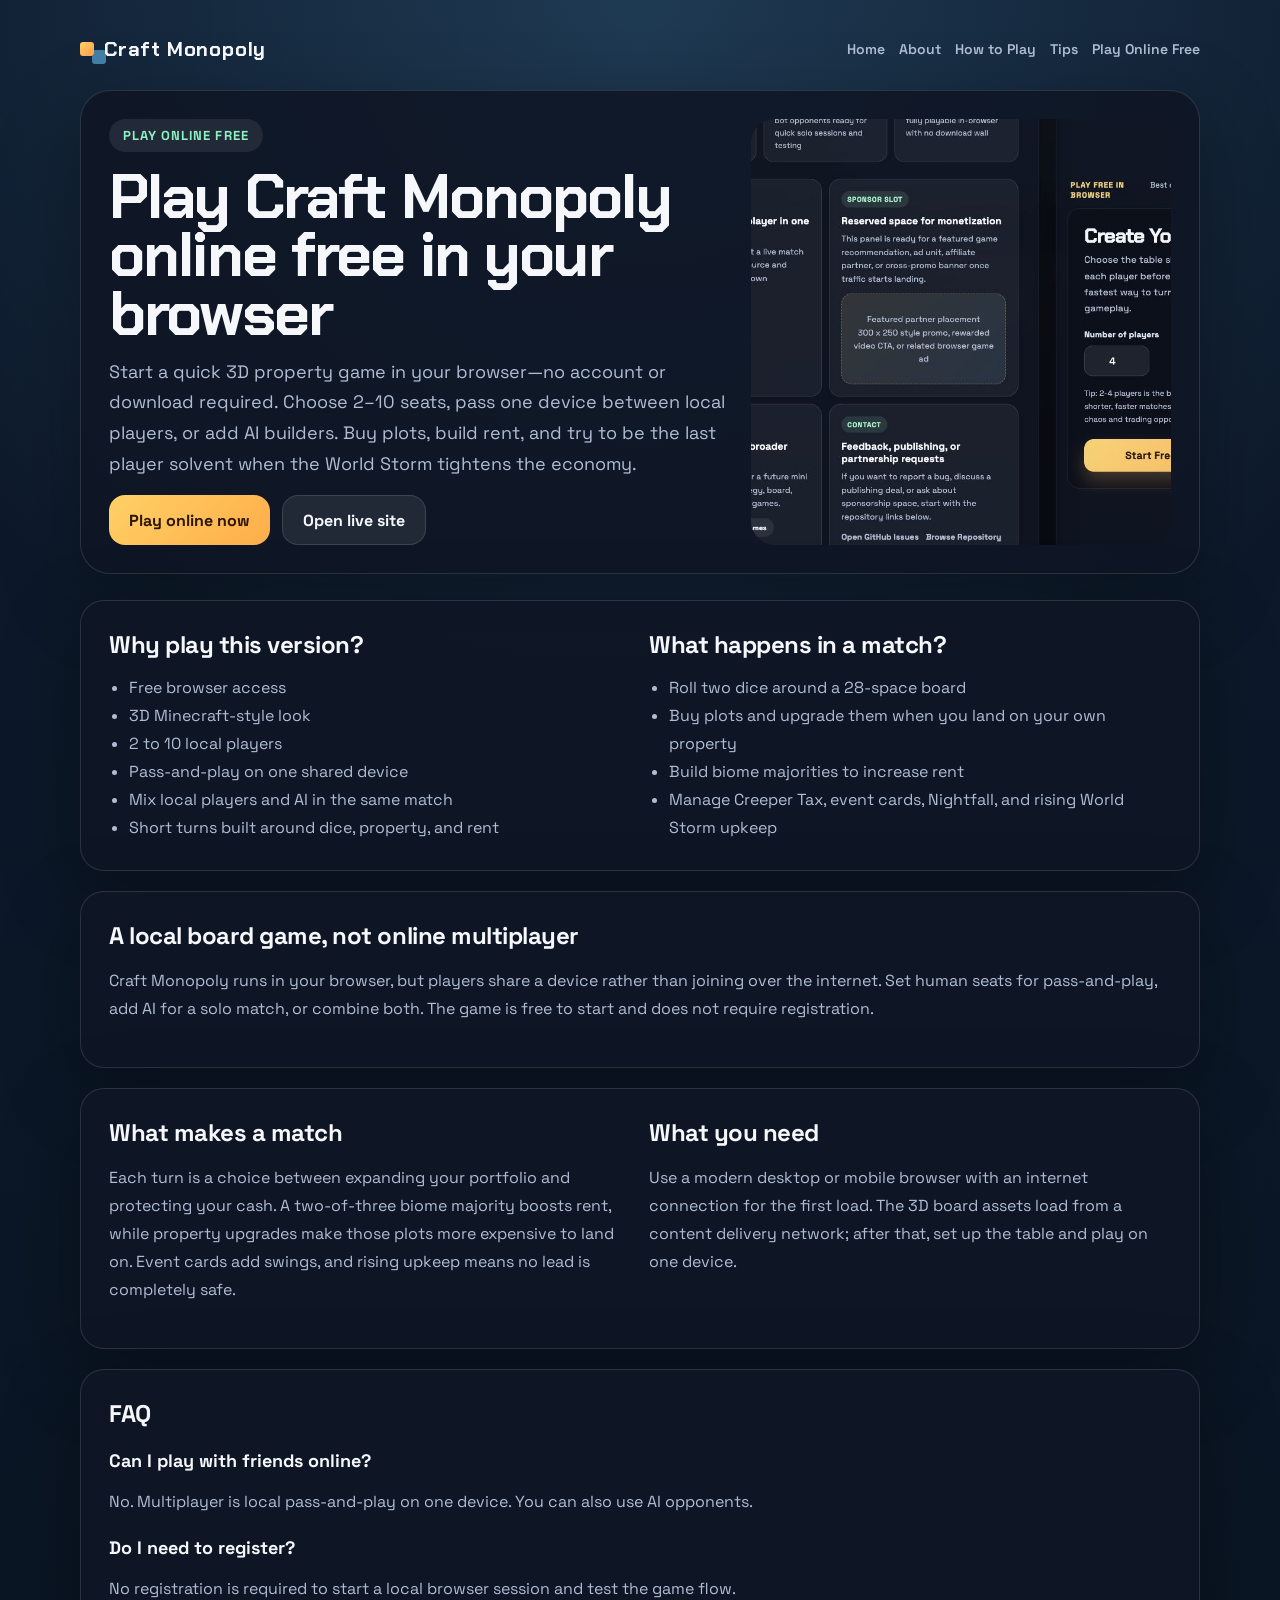
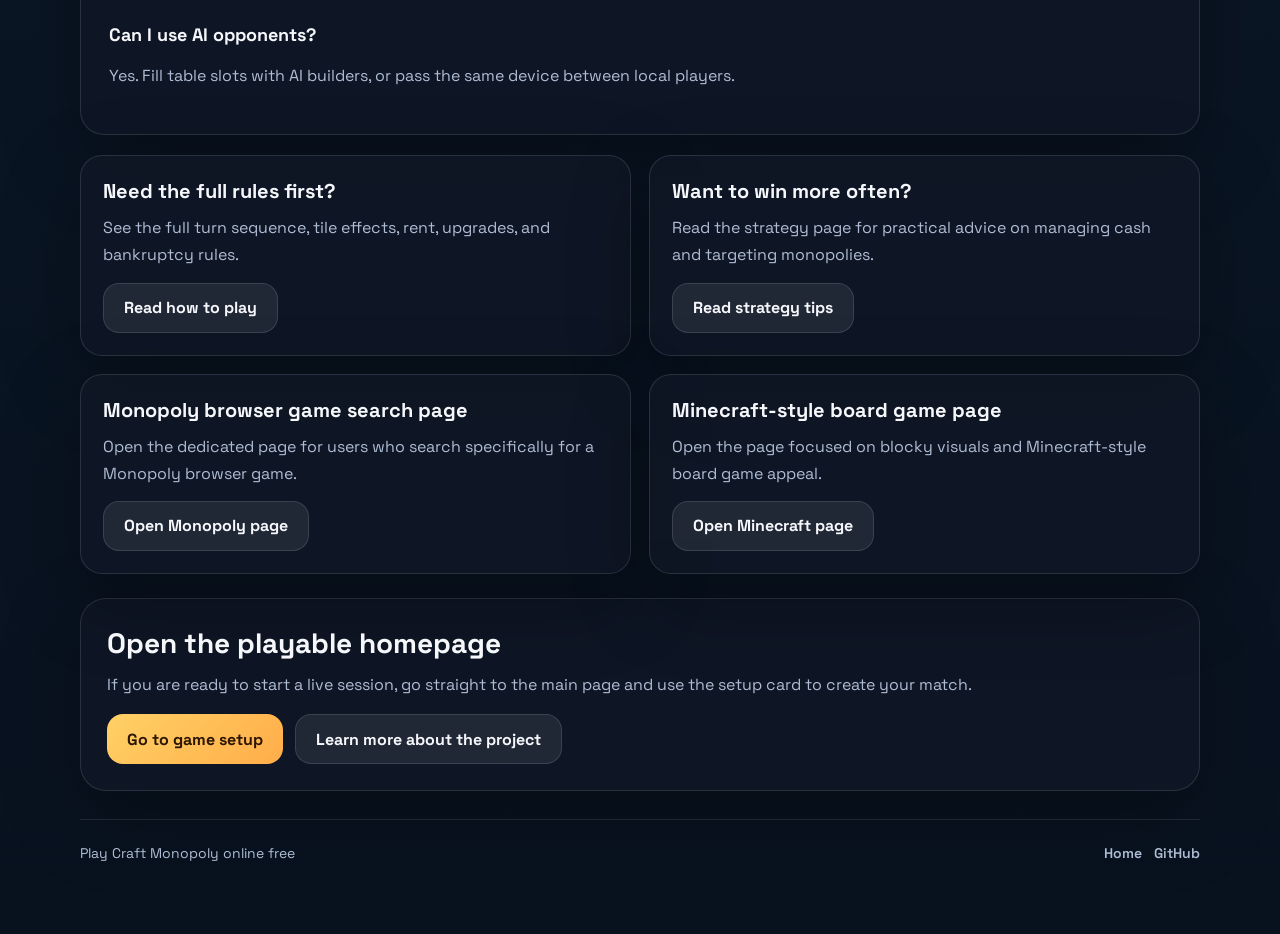
<file: play-online-free.html>
<!DOCTYPE html>
<html lang="en">
<head>
    <meta charset="UTF-8">
    <meta name="viewport" content="width=device-width, initial-scale=1.0">
    <title>Play Craft Monopoly Online Free | 3D Browser Board Game</title>
    <meta name="description" content="Play Craft Monopoly free in your browser. No install required. Start a quick Minecraft-style 3D property match with local players or AI.">
    <link rel="canonical" href="https://craftmonopoly.com/play-online-free.html">
    <meta name="robots" content="index, follow">
    <meta property="og:title" content="Play Craft Monopoly Online Free">
    <meta property="og:description" content="Start a free, no-download 3D property game in your browser. Play locally with friends or fill the table with AI.">
    <meta property="og:type" content="website">
    <meta property="og:url" content="https://craftmonopoly.com/play-online-free.html">
    <meta property="og:image" content="https://craftmonopoly.com/media/craftmonopoly-landing.png">
    <link rel="preconnect" href="https://fonts.googleapis.com">
    <link rel="preconnect" href="https://fonts.gstatic.com" crossorigin>
    <link href="https://fonts.googleapis.com/css2?family=Space+Grotesk:wght@400;500;700&family=Chakra+Petch:wght@500;600;700&display=swap" rel="stylesheet">
    <link rel="stylesheet" href="content.css">
</head>
<body>
    <div class="page-shell">
        <nav class="top-nav" aria-label="Primary">
            <a class="brand-mark" href="index.html">
                <span class="brand-cube" aria-hidden="true"></span>
                <span>Craft Monopoly</span>
            </a>
            <div class="nav-links">
                <a class="nav-link" href="index.html">Home</a>
                <a class="nav-link" href="about.html">About</a>
                <a class="nav-link" href="how-to-play.html">How to Play</a>
                <a class="nav-link" href="tips-and-strategy.html">Tips</a>
                <a class="nav-link" href="play-online-free.html">Play Online Free</a>
            </div>
        </nav>

        <section class="hero-card">
            <div>
                <div class="eyebrow">Play Online Free</div>
                <h1>Play Craft Monopoly online free in your browser</h1>
                <p>Start a quick 3D property game in your browser—no account or download required. Choose 2–10 seats, pass one device between local players, or add AI builders. Buy plots, build rent, and try to be the last player solvent when the World Storm tightens the economy.</p>
                <div class="cta-row">
                    <a class="cta-button" href="index.html#playerCount">Play online now</a>
                    <a class="secondary-button" href="https://craftmonopoly.com" target="_blank" rel="noreferrer">Open live site</a>
                </div>
            </div>
            <div class="hero-image">
                <img src="media/craftmonopoly-landing.png" alt="Craft Monopoly online free landing page screenshot">
            </div>
        </section>

        <div class="content-grid">
            <section class="content-card split-grid">
                <div>
                    <h2>Why play this version?</h2>
                    <ul>
                        <li>Free browser access</li>
                        <li>3D Minecraft-style look</li>
                        <li>2 to 10 local players</li>
                        <li>Pass-and-play on one shared device</li>
                        <li>Mix local players and AI in the same match</li>
                        <li>Short turns built around dice, property, and rent</li>
                    </ul>
                </div>
                <div>
                    <h2>What happens in a match?</h2>
                    <ul>
                        <li>Roll two dice around a 28-space board</li>
                        <li>Buy plots and upgrade them when you land on your own property</li>
                        <li>Build biome majorities to increase rent</li>
                        <li>Manage Creeper Tax, event cards, Nightfall, and rising World Storm upkeep</li>
                    </ul>
                </div>
            </section>

            <section class="content-card">
                <h2>A local board game, not online multiplayer</h2>
                <p>Craft Monopoly runs in your browser, but players share a device rather than joining over the internet. Set human seats for pass-and-play, add AI for a solo match, or combine both. The game is free to start and does not require registration.</p>
            </section>

            <section class="content-card split-grid">
                <div>
                    <h2>What makes a match</h2>
                    <p>Each turn is a choice between expanding your portfolio and protecting your cash. A two-of-three biome majority boosts rent, while property upgrades make those plots more expensive to land on. Event cards add swings, and rising upkeep means no lead is completely safe.</p>
                </div>
                <div>
                    <h2>What you need</h2>
                    <p>Use a modern desktop or mobile browser with an internet connection for the first load. The 3D board assets load from a content delivery network; after that, set up the table and play on one device.</p>
                </div>
            </section>

            <section class="content-card">
                <h2>FAQ</h2>
                <h3>Can I play with friends online?</h3>
                <p>No. Multiplayer is local pass-and-play on one device. You can also use AI opponents.</p>
                <h3>Do I need to register?</h3>
                <p>No registration is required to start a local browser session and test the game flow.</p>
                <h3>Can I use AI opponents?</h3>
                <p>Yes. Fill table slots with AI builders, or pass the same device between local players.</p>
            </section>

            <section class="related-grid">
                <article class="related-card">
                    <h3>Need the full rules first?</h3>
                    <p>See the full turn sequence, tile effects, rent, upgrades, and bankruptcy rules.</p>
                    <a class="secondary-button" href="how-to-play.html">Read how to play</a>
                </article>
                <article class="related-card">
                    <h3>Want to win more often?</h3>
                    <p>Read the strategy page for practical advice on managing cash and targeting monopolies.</p>
                    <a class="secondary-button" href="tips-and-strategy.html">Read strategy tips</a>
                </article>
                <article class="related-card">
                    <h3>Monopoly browser game search page</h3>
                    <p>Open the dedicated page for users who search specifically for a Monopoly browser game.</p>
                    <a class="secondary-button" href="monopoly-browser-game.html">Open Monopoly page</a>
                </article>
                <article class="related-card">
                    <h3>Minecraft-style board game page</h3>
                    <p>Open the page focused on blocky visuals and Minecraft-style board game appeal.</p>
                    <a class="secondary-button" href="minecraft-board-game.html">Open Minecraft page</a>
                </article>
            </section>
        </div>

        <section class="cta-card">
            <h2>Open the playable homepage</h2>
            <p>If you are ready to start a live session, go straight to the main page and use the setup card to create your match.</p>
            <div class="cta-row">
                <a class="cta-button" href="index.html#playerCount">Go to game setup</a>
                <a class="secondary-button" href="about.html">Learn more about the project</a>
            </div>
        </section>

        <footer class="footer-nav">
            <div>Play Craft Monopoly online free</div>
            <div class="mini-links">
                <a href="index.html">Home</a>
                <a href="https://github.com/zhanjianping88/craftmonopoly" target="_blank" rel="noreferrer">GitHub</a>
            </div>
        </footer>
    </div>
</body>
</html>
</file>
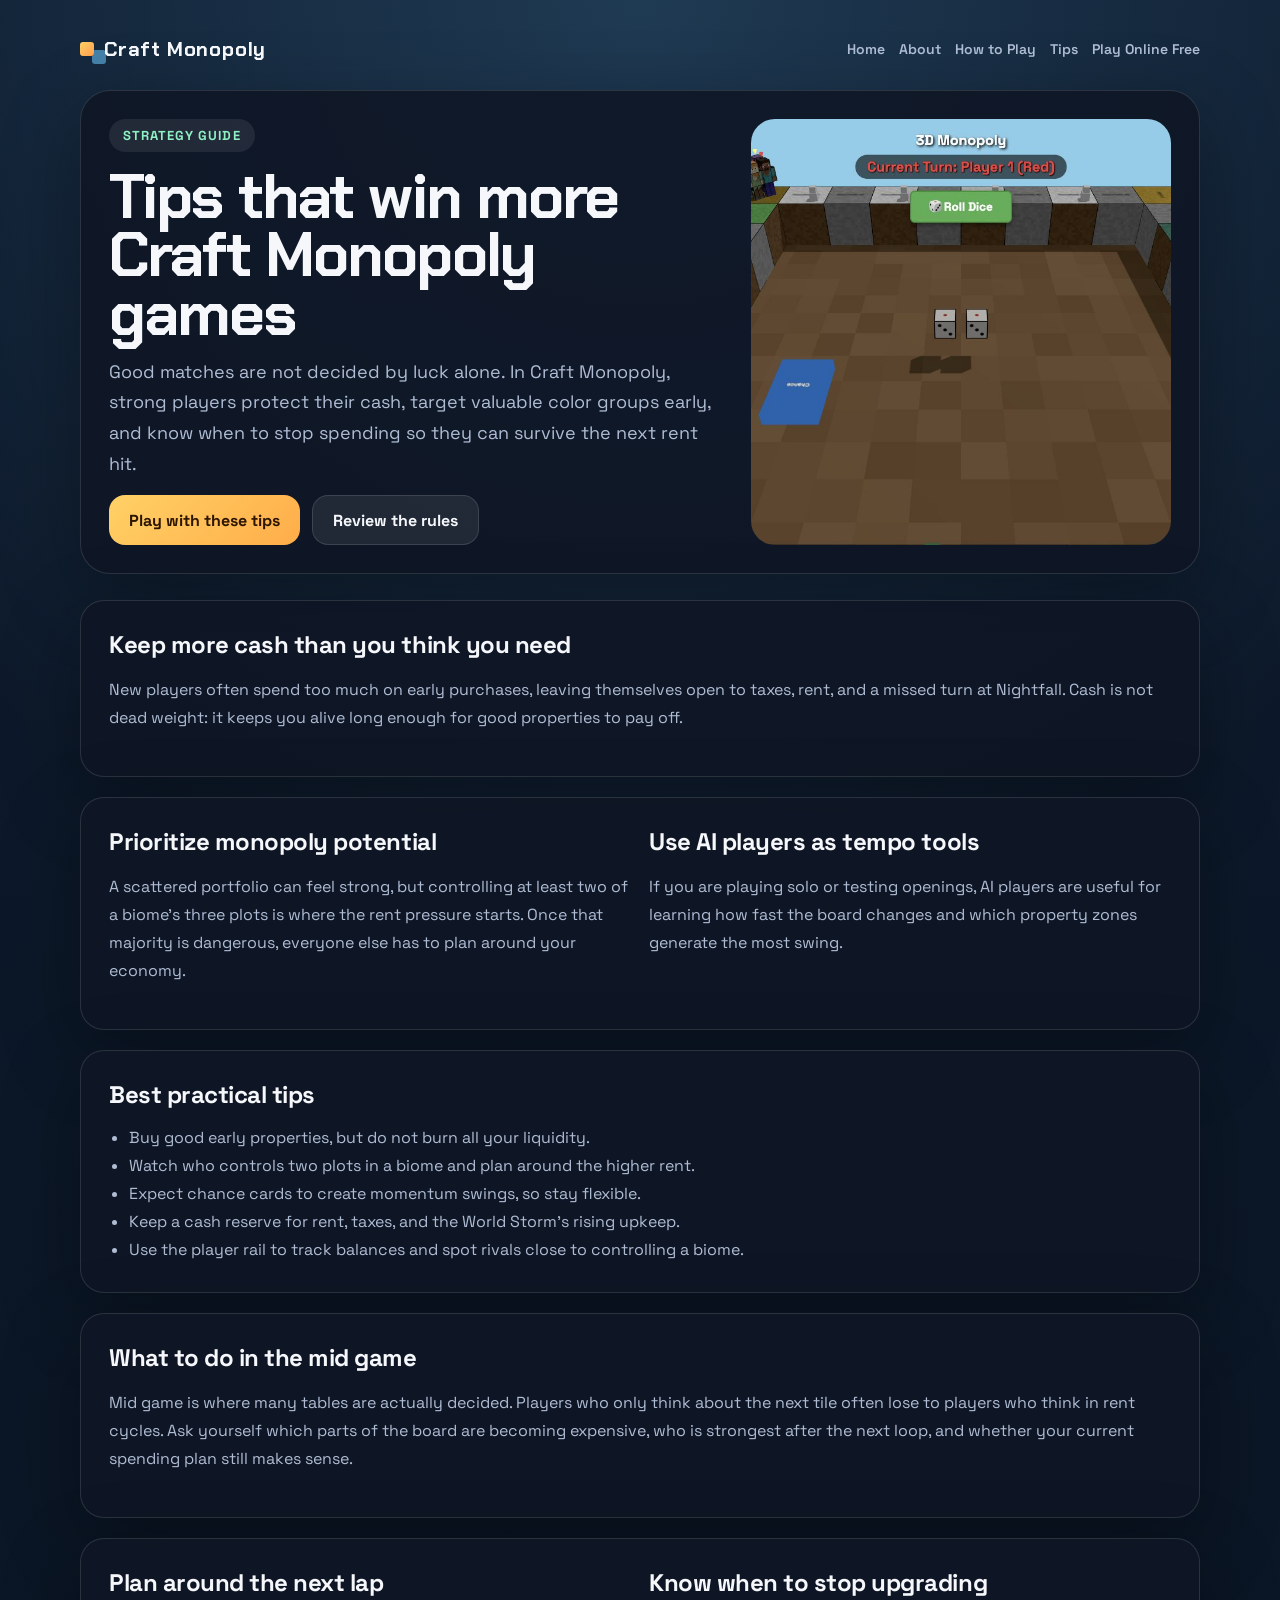
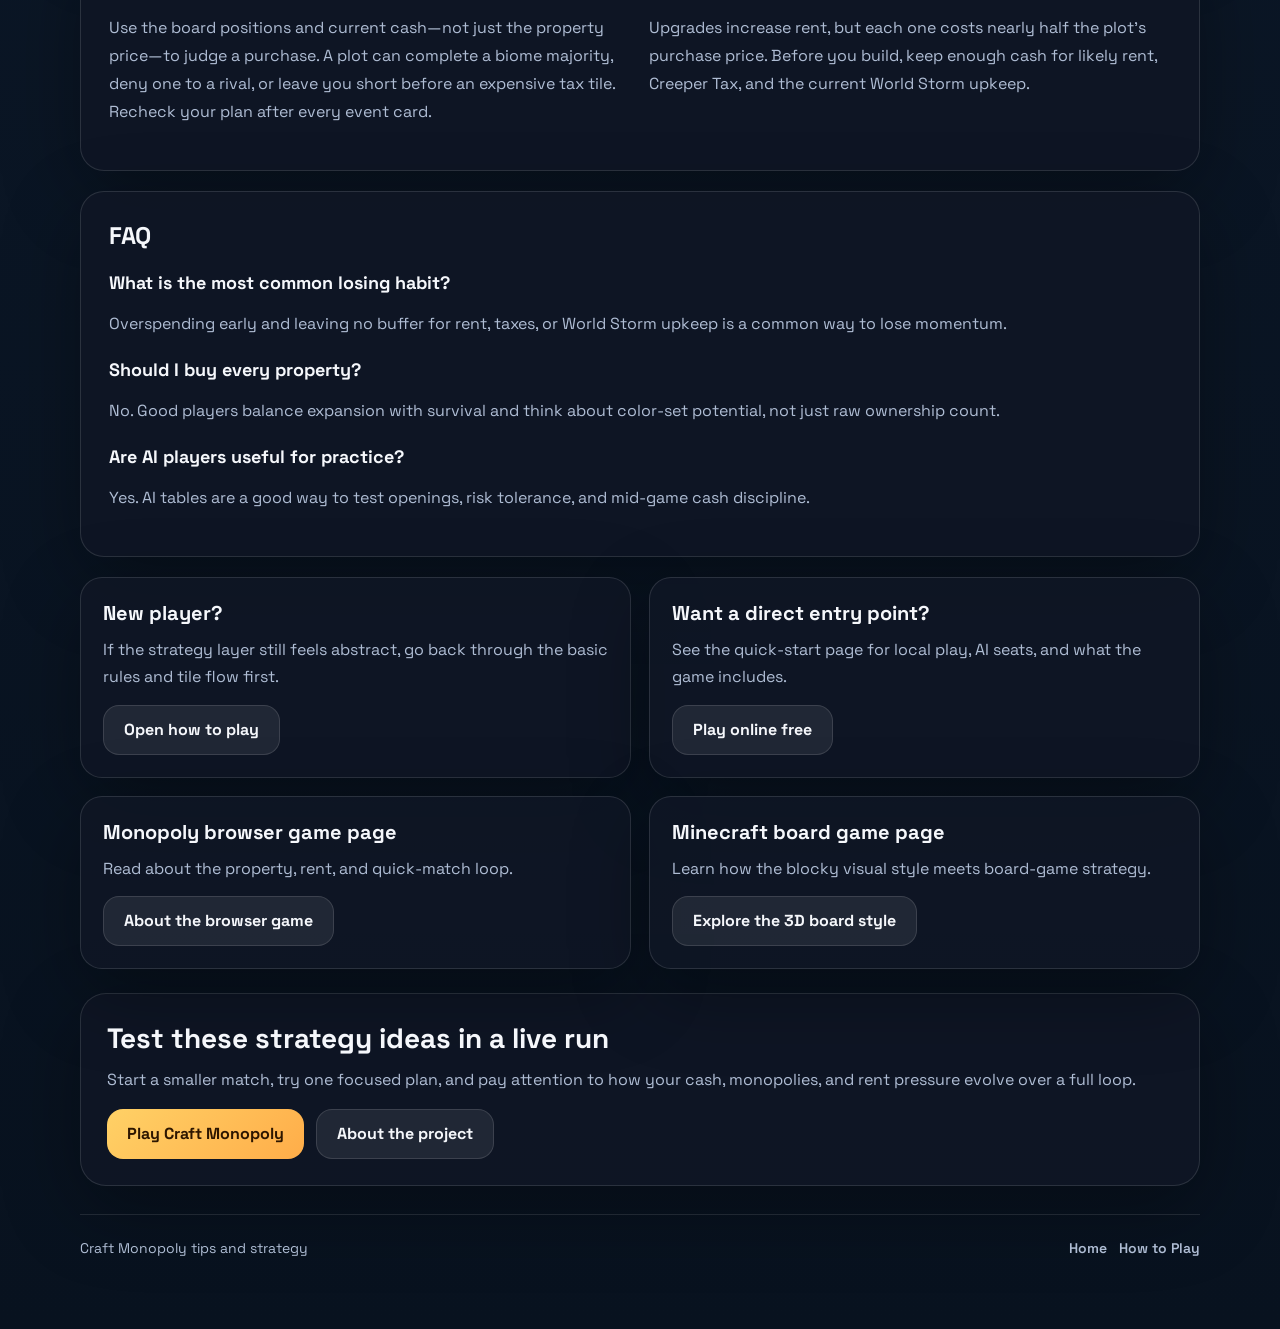
<file: tips-and-strategy.html>
<!DOCTYPE html>
<html lang="en">
<head>
    <meta charset="UTF-8">
    <meta name="viewport" content="width=device-width, initial-scale=1.0">
    <title>Craft Monopoly Tips and Strategy | Win More Browser Matches</title>
    <meta name="description" content="Use these Craft Monopoly tips and strategy ideas to manage cash, build monopolies faster, survive tax tiles, and beat AI or human players.">
    <link rel="canonical" href="https://craftmonopoly.com/tips-and-strategy.html">
    <meta name="robots" content="index, follow">
    <meta property="og:title" content="Craft Monopoly Tips and Strategy">
    <meta property="og:description" content="A practical strategy guide for stronger Craft Monopoly matches.">
    <meta property="og:type" content="article">
    <meta property="og:url" content="https://craftmonopoly.com/tips-and-strategy.html">
    <meta property="og:image" content="https://craftmonopoly.com/media/craftmonopoly-gameplay.png">
    <link rel="preconnect" href="https://fonts.googleapis.com">
    <link rel="preconnect" href="https://fonts.gstatic.com" crossorigin>
    <link href="https://fonts.googleapis.com/css2?family=Space+Grotesk:wght@400;500;700&family=Chakra+Petch:wght@500;600;700&display=swap" rel="stylesheet">
    <link rel="stylesheet" href="content.css">
</head>
<body>
    <div class="page-shell">
        <nav class="top-nav" aria-label="Primary">
            <a class="brand-mark" href="index.html">
                <span class="brand-cube" aria-hidden="true"></span>
                <span>Craft Monopoly</span>
            </a>
            <div class="nav-links">
                <a class="nav-link" href="index.html">Home</a>
                <a class="nav-link" href="about.html">About</a>
                <a class="nav-link" href="how-to-play.html">How to Play</a>
                <a class="nav-link" href="tips-and-strategy.html">Tips</a>
                <a class="nav-link" href="play-online-free.html">Play Online Free</a>
            </div>
        </nav>

        <section class="hero-card">
            <div>
                <div class="eyebrow">Strategy Guide</div>
                <h1>Tips that win more Craft Monopoly games</h1>
                <p>Good matches are not decided by luck alone. In Craft Monopoly, strong players protect their cash, target valuable color groups early, and know when to stop spending so they can survive the next rent hit.</p>
                <div class="cta-row">
                    <a class="cta-button" href="index.html#playerCount">Play with these tips</a>
                    <a class="secondary-button" href="how-to-play.html">Review the rules</a>
                </div>
            </div>
            <div class="hero-image">
                <img src="media/craftmonopoly-gameplay.png" alt="Craft Monopoly strategy guide gameplay screenshot">
            </div>
        </section>

        <div class="content-grid">
            <section class="content-card">
                <h2>Keep more cash than you think you need</h2>
                <p>New players often spend too much on early purchases, leaving themselves open to taxes, rent, and a missed turn at Nightfall. Cash is not dead weight: it keeps you alive long enough for good properties to pay off.</p>
            </section>

            <section class="content-card split-grid">
                <div>
                    <h2>Prioritize monopoly potential</h2>
                    <p>A scattered portfolio can feel strong, but controlling at least two of a biome’s three plots is where the rent pressure starts. Once that majority is dangerous, everyone else has to plan around your economy.</p>
                </div>
                <div>
                    <h2>Use AI players as tempo tools</h2>
                    <p>If you are playing solo or testing openings, AI players are useful for learning how fast the board changes and which property zones generate the most swing.</p>
                </div>
            </section>

            <section class="content-card">
                <h2>Best practical tips</h2>
                <ul>
                    <li>Buy good early properties, but do not burn all your liquidity.</li>
                    <li>Watch who controls two plots in a biome and plan around the higher rent.</li>
                    <li>Expect chance cards to create momentum swings, so stay flexible.</li>
                    <li>Keep a cash reserve for rent, taxes, and the World Storm’s rising upkeep.</li>
                    <li>Use the player rail to track balances and spot rivals close to controlling a biome.</li>
                </ul>
            </section>

            <section class="content-card">
                <h2>What to do in the mid game</h2>
                <p>Mid game is where many tables are actually decided. Players who only think about the next tile often lose to players who think in rent cycles. Ask yourself which parts of the board are becoming expensive, who is strongest after the next loop, and whether your current spending plan still makes sense.</p>
            </section>

            <section class="content-card split-grid">
                <div>
                    <h2>Plan around the next lap</h2>
                    <p>Use the board positions and current cash—not just the property price—to judge a purchase. A plot can complete a biome majority, deny one to a rival, or leave you short before an expensive tax tile. Recheck your plan after every event card.</p>
                </div>
                <div>
                    <h2>Know when to stop upgrading</h2>
                    <p>Upgrades increase rent, but each one costs nearly half the plot’s purchase price. Before you build, keep enough cash for likely rent, Creeper Tax, and the current World Storm upkeep.</p>
                </div>
            </section>

            <section class="content-card">
                <h2>FAQ</h2>
                <h3>What is the most common losing habit?</h3>
                <p>Overspending early and leaving no buffer for rent, taxes, or World Storm upkeep is a common way to lose momentum.</p>
                <h3>Should I buy every property?</h3>
                <p>No. Good players balance expansion with survival and think about color-set potential, not just raw ownership count.</p>
                <h3>Are AI players useful for practice?</h3>
                <p>Yes. AI tables are a good way to test openings, risk tolerance, and mid-game cash discipline.</p>
            </section>

            <section class="related-grid">
                <article class="related-card">
                    <h3>New player?</h3>
                    <p>If the strategy layer still feels abstract, go back through the basic rules and tile flow first.</p>
                    <a class="secondary-button" href="how-to-play.html">Open how to play</a>
                </article>
                <article class="related-card">
                    <h3>Want a direct entry point?</h3>
                    <p>See the quick-start page for local play, AI seats, and what the game includes.</p>
                    <a class="secondary-button" href="play-online-free.html">Play online free</a>
                </article>
                <article class="related-card">
                    <h3>Monopoly browser game page</h3>
                    <p>Read about the property, rent, and quick-match loop.</p>
                    <a class="secondary-button" href="monopoly-browser-game.html">About the browser game</a>
                </article>
                <article class="related-card">
                    <h3>Minecraft board game page</h3>
                    <p>Learn how the blocky visual style meets board-game strategy.</p>
                    <a class="secondary-button" href="minecraft-board-game.html">Explore the 3D board style</a>
                </article>
            </section>
        </div>

        <section class="cta-card">
            <h2>Test these strategy ideas in a live run</h2>
            <p>Start a smaller match, try one focused plan, and pay attention to how your cash, monopolies, and rent pressure evolve over a full loop.</p>
            <div class="cta-row">
                <a class="cta-button" href="index.html#playerCount">Play Craft Monopoly</a>
                <a class="secondary-button" href="about.html">About the project</a>
            </div>
        </section>

        <footer class="footer-nav">
            <div>Craft Monopoly tips and strategy</div>
            <div class="mini-links">
                <a href="index.html">Home</a>
                <a href="how-to-play.html">How to Play</a>
            </div>
        </footer>
    </div>
</body>
</html>
</file>
<file: content.css>
:root {
    --bg-deep: #08121f;
    --bg-surface: rgba(15, 22, 37, 0.88);
    --bg-surface-strong: rgba(11, 17, 28, 0.94);
    --border-soft: rgba(255, 255, 255, 0.12);
    --gold: #ffd166;
    --mint: #8ef0c3;
    --cyan: #6ac7ff;
    --text-main: #f5f7fb;
    --text-muted: #afbdd4;
    --shadow-heavy: 0 24px 80px rgba(0, 0, 0, 0.32);
}

* {
    box-sizing: border-box;
}

body {
    margin: 0;
    background:
        radial-gradient(circle at top, rgba(106, 199, 255, 0.18), transparent 32%),
        linear-gradient(180deg, #0e1b2d 0%, #08121f 100%);
    color: var(--text-main);
    font-family: "Space Grotesk", sans-serif;
}

a {
    color: inherit;
}

img {
    max-width: 100%;
    display: block;
}

.page-shell {
    width: min(1120px, calc(100% - 32px));
    margin: 0 auto;
    padding: 24px 0 72px;
}

.top-nav,
.footer-nav,
.cta-row,
.mini-links {
    display: flex;
    flex-wrap: wrap;
    gap: 12px;
}

.top-nav {
    align-items: center;
    justify-content: space-between;
    padding: 12px 0 28px;
}

.brand-mark {
    display: inline-flex;
    align-items: center;
    gap: 10px;
    text-decoration: none;
    font-family: "Chakra Petch", sans-serif;
    font-size: 20px;
    font-weight: 700;
    letter-spacing: 0.04em;
}

.brand-cube {
    width: 14px;
    height: 14px;
    border-radius: 3px;
    background: linear-gradient(135deg, var(--gold), #ff9d4d);
    box-shadow: 12px 8px 0 rgba(106, 199, 255, 0.55);
}

.nav-links {
    display: flex;
    flex-wrap: wrap;
    gap: 14px;
}

.nav-link,
.mini-links a {
    color: var(--text-muted);
    text-decoration: none;
    font-size: 14px;
    font-weight: 600;
}

.nav-link:hover,
.mini-links a:hover {
    color: var(--text-main);
}

.hero-card,
.content-card,
.cta-card,
.related-card {
    background: var(--bg-surface);
    border: 1px solid var(--border-soft);
    box-shadow: var(--shadow-heavy);
}

.hero-card {
    display: grid;
    grid-template-columns: minmax(0, 1.1fr) minmax(320px, 420px);
    gap: 24px;
    padding: 28px;
    border-radius: 30px;
    margin-bottom: 26px;
}

.eyebrow {
    display: inline-flex;
    align-items: center;
    gap: 10px;
    padding: 8px 14px;
    border-radius: 999px;
    background: rgba(255, 255, 255, 0.08);
    color: var(--mint);
    font-size: 13px;
    font-weight: 700;
    letter-spacing: 0.08em;
    text-transform: uppercase;
}

.hero-card h1 {
    margin: 16px 0 14px;
    font-family: "Chakra Petch", sans-serif;
    font-size: clamp(38px, 6vw, 62px);
    line-height: 0.94;
    letter-spacing: -0.03em;
}

.hero-card p {
    margin: 0 0 16px;
    color: var(--text-muted);
    font-size: 18px;
    line-height: 1.7;
}

.cta-button,
.secondary-button {
    display: inline-flex;
    align-items: center;
    justify-content: center;
    min-height: 50px;
    padding: 0 20px;
    border-radius: 16px;
    text-decoration: none;
    font-weight: 700;
    transition: transform 0.15s ease, opacity 0.15s ease;
}

.cta-button:hover,
.secondary-button:hover {
    transform: translateY(-1px);
}

.cta-button {
    background: linear-gradient(135deg, #ffd166, #ffad49);
    color: #2d1600;
}

.secondary-button {
    background: rgba(255, 255, 255, 0.08);
    border: 1px solid rgba(255, 255, 255, 0.12);
    color: var(--text-main);
}

.hero-image {
    height: 100%;
    min-height: 280px;
    border-radius: 24px;
    overflow: hidden;
    background: rgba(255, 255, 255, 0.04);
}

.hero-image img {
    width: 100%;
    height: 100%;
    object-fit: cover;
}

.content-grid {
    display: grid;
    gap: 20px;
}

.content-card {
    padding: 28px;
    border-radius: 24px;
}

.content-card h2 {
    margin: 0 0 14px;
    font-size: 24px;
    letter-spacing: -0.02em;
}

.content-card h3 {
    margin: 20px 0 10px;
    font-size: 18px;
}

.content-card p,
.content-card li {
    color: var(--text-muted);
    font-size: 16px;
    line-height: 1.75;
}

.content-card ul,
.content-card ol {
    margin: 0;
    padding-left: 20px;
}

.split-grid,
.related-grid {
    display: grid;
    grid-template-columns: repeat(2, minmax(0, 1fr));
    gap: 18px;
}

.related-card {
    border-radius: 22px;
    padding: 22px;
}

.related-card h3 {
    margin: 0 0 10px;
    font-size: 20px;
}

.related-card p {
    margin: 0 0 14px;
    color: var(--text-muted);
    line-height: 1.7;
}

.bullet-pills {
    display: flex;
    flex-wrap: wrap;
    gap: 10px;
    margin-top: 12px;
}

.bullet-pills span {
    display: inline-flex;
    padding: 8px 12px;
    border-radius: 999px;
    background: rgba(255, 255, 255, 0.08);
    font-size: 12px;
    font-weight: 600;
}

.cta-card {
    margin-top: 24px;
    padding: 26px;
    border-radius: 26px;
}

.cta-card h2 {
    margin: 0 0 10px;
    font-size: 28px;
}

.cta-card p {
    margin: 0 0 16px;
    color: var(--text-muted);
    line-height: 1.7;
}

.footer-nav {
    justify-content: space-between;
    align-items: center;
    margin-top: 28px;
    padding-top: 24px;
    border-top: 1px solid rgba(255, 255, 255, 0.1);
    color: var(--text-muted);
    font-size: 14px;
}

@media (max-width: 900px) {
    .hero-card,
    .split-grid,
    .related-grid {
        grid-template-columns: 1fr;
    }

    .top-nav,
    .footer-nav {
        align-items: flex-start;
        flex-direction: column;
    }
}
</file>
